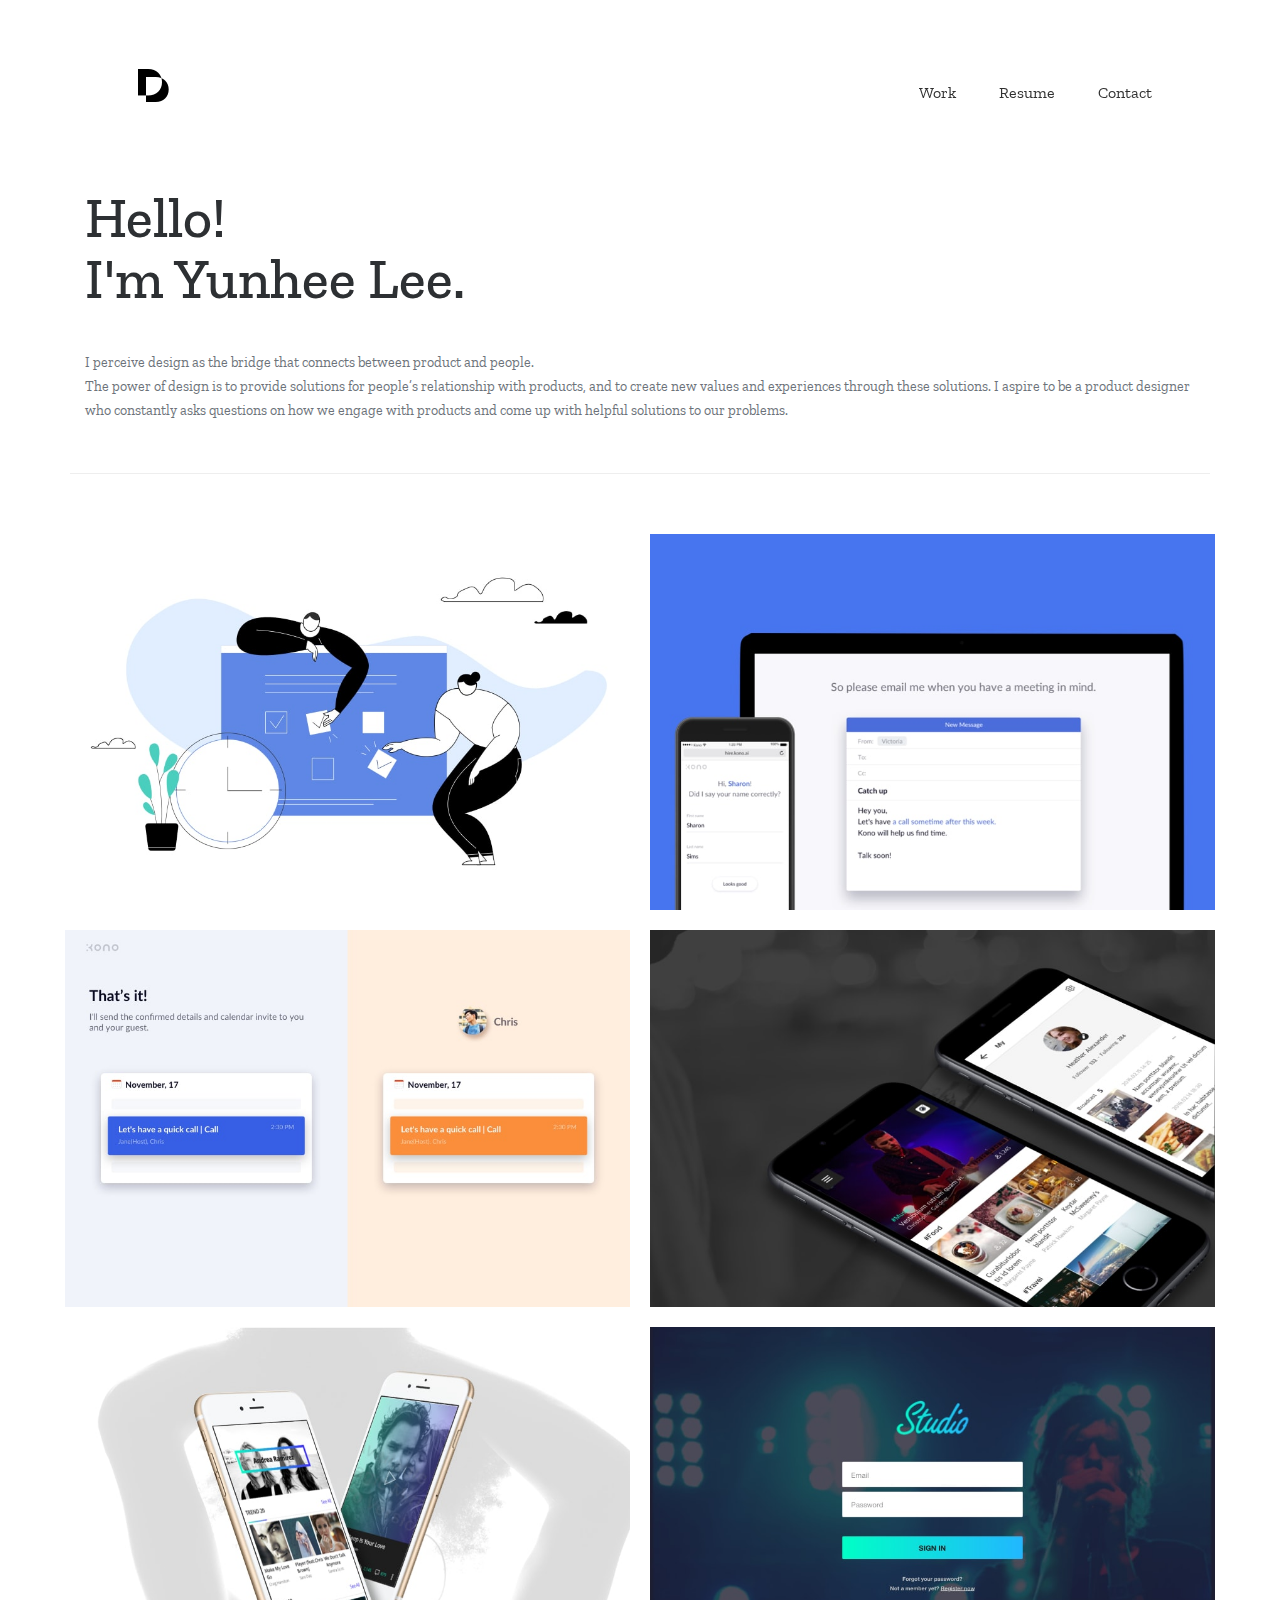
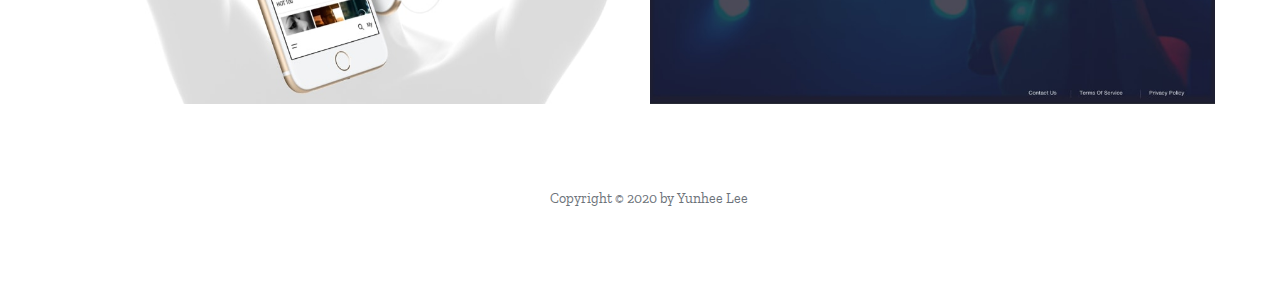
<file: index.html>
<!doctype html>
<!--[if lt IE 7]>      <html class="no-js lt-ie9 lt-ie8 lt-ie7" lang=""> <![endif]-->
<!--[if IE 7]>         <html class="no-js lt-ie9 lt-ie8" lang=""> <![endif]-->
<!--[if IE 8]>         <html class="no-js lt-ie9" lang=""> <![endif]-->
<!--[if gt IE 8]><!-->
<html class="no-js" lang="">
<!--<![endif]-->
<head>
<meta charset="utf-8">
<meta name="description" content="">
<meta name="viewport" content="width=device-width, initial-scale=1">
<meta property="og:url" content="https://www.thinkoutyun.com"/>
<meta property="og:type" content="website"/>
<meta property="og:title" content="Yunhee's Portfolio"/>
<meta property="og:description" content="I'm a product designer, Yunhee"/>
<meta property="og:image" content="https://www.thinkoutyun.com/images/img-url.png"/>

<title>Yunhee</title>
<link rel="shortcut icon" href="images/favicon.ico" type="image/x-icon">
<link rel="icon" href="images/favicon.ico" type="image/x-icon">
<link rel="stylesheet" href="css/bootstrap.min.css">
<link rel="stylesheet" href="css/flexslider.css">
<link rel="stylesheet" href="css/jquery.fancybox.css">
<link rel="stylesheet" href="css/main.css">
<link rel="stylesheet" href="css/responsive.css">
<link rel="stylesheet" href="css/animate.min.css">
<link rel="stylesheet" href="css/font-icon.css">
<link rel="stylesheet" href="https://maxcdn.bootstrapcdn.com/font-awesome/4.4.0/css/font-awesome.min.css">
</head>
<body>
<!-- header top section -->
<section class="banner" role="banner">
  <header id="header">
    <div class="header-content clearfix"> <a class="logo" href="index.html"><img src="images/logo.png" alt=""></a>
      <nav class="navigation" role="navigation">
        <ul class="primary-nav">
          <li><a href="index.html">Work</a></li>
          <li><a href="https://drive.google.com/open?id=1x0a4CHdZkVPbEgYejBvXQVODZbIPyDUF" target="_blank">Resume</a></li>
          <li><a href="mailto:thinkout.yun@gmail.com" target="_blank">Contact</a></li>
        </ul>
      </nav>
      <a href="#" class="nav-toggle">Menu<span></span></a> </div>
  </header>
</section>
<!-- header top section --> 
<!-- header content section -->
<section id="hero" class="section ">
  <div class="container">

      <div class="col-md-12 col-sm-12 hero">
        <div class="hero-content" style="margin-top: 15%;">
          <h1>Hello!<br> I'm Yunhee Lee.</h1>
        </div>
        <!-- hero --> 
      </div>
      <div class="col-md-12 col-sm-12 hero">
        <div class="hero-content2">
          <p>I perceive design as the bridge that connects  between product and people.<br>
            The power of design is to provide solutions for people’s relationship with products, and to create new values and experiences through these solutions. 
            I aspire to be a product designer who constantly asks questions on how we engage with products and come up with helpful solutions to our problems.</p>
        </div>
        <!-- hero --> 
      </div>

  </div>
</section>
<!-- header content section --> 
<!-- portfolio grid section -->
<section id="portfolio">
  <div class="container">
    <div class="row">
      <div class="col-lg-12 text-center">
        <hr class="section">
      </div>
    </div>
    <div class="row">
      <div class="col-sm-6 portfolio-item"> <a href="work/work-detail-1.html" class="portfolio-link">
        <div class="caption">
          <div class="caption-content">
            <h3>Kono Landing Renewal</h3>
            <h4>Web</h4>
          </div>
        </div>
        <img src="images/portfolio/work-1.jpg" class="img-responsive" alt=""> </a> </div>
      <div class="col-sm-6 portfolio-item"> <a href="work/work-detail-2.html" class="portfolio-link">
        <div class="caption">
          <div class="caption-content">
            <h3>Kono On-baording 3.0</h3>
            <h4>Web</h4>
          </div>
        </div>
        <img src="images/portfolio/work-2.jpg" class="img-responsive" alt=""> </a> </div>
      <div class="col-sm-6 portfolio-item"> <a href="work/work-detail-3.html" class="portfolio-link">
        <div class="caption">
          <div class="caption-content">
            <h3>Kono On-boarding 4.0</h3>
            <h4>Web, Design Workshop</h4>
          </div>
        </div>
        <img src="images/portfolio/work-3.jpg" class="img-responsive" alt=""> </a> </div>
      <div class="col-sm-6 portfolio-item"> <a href="work/work-detail-4.html" class="portfolio-link">
        <div class="caption">
          <div class="caption-content">
            <h3>Joy brick</h3>
            <h4>Mobile App Concept</h4>
          </div>
        </div>
        <img src="images/portfolio/work-4.jpg" class="img-responsive" alt=""> </a> </div>
      <div class="col-sm-6 portfolio-item"> <a href="work/work-detail-5.html" class="portfolio-link">
        <div class="caption">
          <div class="caption-content">
            <h3>Showcase</h3>
            <h4>Mobile App Concept</h4>
          </div>
        </div>
        <img src="images/portfolio/work-5.jpg" class="img-responsive" alt=""> </a> </div>
      <div class="col-sm-6 portfolio-item"> <a href="work/work-detail-6.html" class="portfolio-link">
        <div class="caption">
          <div class="caption-content">
            <h3>Studio</h3>
            <h4>Web</h4>
          </div>
        </div>
        <img src="images/portfolio/work-6.jpg" class="img-responsive" alt=""> </a> </div>
        
    </div>
  </div>
</section>
<!-- portfolio grid section --> 

<!-- footer section -->
<footer class="footer">
  <div class="container">
    <div class="col-md-12 col-sm-12 text-center">
      <p class="footer-text">Copyright © 2020 by Yunhee Lee</p>
    </div>
  </div>
</footer>
<!-- footer section --> 

<!-- JS FILES --> 
<script src="https://ajax.googleapis.com/ajax/libs/jquery/1.11.3/jquery.min.js"></script> 
<script src="js/bootstrap.min.js"></script> 
<script src="js/jquery.fancybox.pack.js"></script> 
<script src="js/retina.min.js"></script> 
<script src="js/modernizr.js"></script> 
<script src="js/main.js"></script>
</body>
</html>
</file>
<file: css/main.css>
/* ------------------------------------------------------------------------------
	Template Name: Flosix
	Author: Designstub
	Author URI: http://www.designstub.com
	License: GNU General Public License version 3.0
	License URI: http://www.gnu.org/licenses/gpl-3.0.html
	Version: 1.0

/* ------------------------------------------------------------------------------
	Typography
-------------------------------------------------------------------------------*/

@import url('https://fonts.googleapis.com/css?family=Open+Sans|Zilla+Slab&display=swap');
p {
	font-size: 14px;
	line-height: 24px;
	color: #6c7279;
}
h1 {
	font-family: 'Zilla Slab', serif;
	font-size: 60px;
	color: #2d3033;
}
h2 {
	font-size: 40px;
	color: #2d3033;
}
h3 {
	font-size: 28px;
	color: #2d3033;
	font-weight: 300;
}
h4 {
	font-size: 48px;
	color: #2d3033;
	font-weight: 400;
}
h5 {
	font-size: 14px;
	color: #2d3033;
	font-weight: 700;
}

h6 {
	font-family: 'Zilla Slab', serif;
	font-size: 16px;
	color: #323232;
	font-weight: 300;
}

h7 {
	font-size: 28px;
	color: #2d3033;
	font-weight: 700;
	letter-spacing: -1px;
	line-height: 2.5em;
}

h8 {
	font-size: 18px;
	color: #2d3033;
	font-weight: 700;
	line-height: 2.5em;
	margin-top: 1%;
}

.btn {
	background-color: #333;
	margin: 40px;
	color: #fff;
	font-size: 15px;
	font-weight: 600;
	letter-spacing: 1px;
	border-radius: 0px;
	padding: 3%;
	display: inline-block;
	text-transform: uppercase;
}
.btn:hover, .btn:focus {
	background-color: #000;
	color: #fff;
}
.btn-large {
	padding: 15px 40px;
}
/* ------------------------------------------------------------------------------
	Global Styles
-------------------------------------------------------------------------------*/
a {
	color: #e84545;
}
a:hover, a:focus {
	text-decoration: none;
	-moz-transition: background-color, color, 0.3s;
	-o-transition: background-color, color, 0.3s;
	-webkit-transition: background-color, color, 0.3s;
	transition: background-color, color, 0.3s;
}
head {
	font-family: 'Zilla Slab', serif;
	font-weight: 400;
	color: #fff;
}

body {
	font-family: 'Open Sans', sans-serif;
	font-weight: 400;
	color: #fff;
}

ul, ol {
	margin: 0;
	padding-left: 20px;
	line-height: 2em;
	font-size: 13px;
}
ul li {
	list-style: square;
}

.section {
	padding: 20px 0;
}
.no-padding {
	padding: 0;
}
.no-gutter [class*=col-] {
	padding-right: 0;
	padding-left: 0;
}
.extra-padding {
	margin: 40px 0px 40px 0px;
}
/* ------------------------------------------------------------------------------
	 Header
-------------------------------------------------------------------------------*/
#header {
	position: fixed;
	width: 100%;
	z-index: 999;
}
#header .header-content {
	margin: 0 auto;
	padding: 60px 10%;
	width: 100%;
	-moz-transition: padding 0.3s;
	-o-transition: padding 0.3s;
	-webkit-transition: padding 0.3s;
	transition: padding 0.3s;
}
#header .logo {
	float: left;
}
#header.fixed {
	background-color: rgba(255, 255, 255, 1);
}
#header.fixed .header-content {
	border-bottom: 0;
	padding: 25px 10%;
}
#header.fixed .nav-toggle {
	top: 18px;
}
.navigation.open {
	opacity: 0.9;
	visibility: visible;
	-moz-transition: opacity 0.5s;
	-o-transition: opacity 0.5s;
	-webkit-transition: opacity 0.5s;
	transition: opacity 0.5s;
}
.navigation {
	float: right;
}
.navigation li {
	display: inline-block;
}
.navigation, .navigation a {
	color: rgb(48, 48, 48);
	font-size: 16px;
	margin-left: 40px;
	margin-top: 20px;
	font-family: 'Zilla Slab', serif;
}
.navigation a:hover, .navigation a.active {
	color: #000;
	text-decoration: underline;
}
.nav-toggle {
	display: none;
	height: 44px;
	overflow: hidden;
	position: fixed;
	right: 5%;
	text-indent: 100%;
	top: 32px;
	white-space: nowrap;
	width: 44px;
	z-index: 99999;
	-moz-transition: all 0.3s;
	-o-transition: all 0.3s;
	-webkit-transition: all 0.3s;
	transition: all 0.3s;
}
.nav-toggle:before, .nav-toggle:after {
	border-radius: 50%;
	content: "";
	height: 100%;
	left: 0;
	position: absolute;
	top: 0;
	width: 100%;
	-moz-transform: translateZ(0);
	-ms-transform: translateZ(0);
	-webkit-transform: translateZ(0);
	transform: translateZ(0);
	-moz-backface-visibility: hidden;
	-webkit-backface-visibility: hidden;
	backface-visibility: hidden;
	-moz-transition-property: -moz-transform;
	-o-transition-property: -o-transform;
	-webkit-transition-property: -webkit-transform;
	transition-property: transform;
}
.nav-toggle:before {
	background-color: #333;
	-moz-transform: scale(1);
	-ms-transform: scale(1);
	-webkit-transform: scale(1);
	transform: scale(1);
	-moz-transition-duration: 0.3s;
	-o-transition-duration: 0.3s;
	-webkit-transition-duration: 0.3s;
	transition-duration: 0.3s;
}
.nav-toggle:after {
	background-color: #000;
	-moz-transform: scale(0);
	-ms-transform: scale(0);
	-webkit-transform: scale(0);
	transform: scale(0);
	-moz-transition-duration: 0s;
	-o-transition-duration: 0s;
	-webkit-transition-duration: 0s;
	transition-duration: 0s;
}
.nav-toggle span {
	background-color: #fff;
	bottom: auto;
	display: inline-block;
	height: 3px;
	left: 50%;
	position: absolute;
	right: auto;
	top: 50%;
	width: 18px;
	z-index: 10;
	-moz-transform: translateX(-50%) translateY(-50%);
	-ms-transform: translateX(-50%) translateY(-50%);
	-webkit-transform: translateX(-50%) translateY(-50%);
	transform: translateX(-50%) translateY(-50%);
}
.nav-toggle span:before, .nav-toggle span:after {
	background-color: #fff;
	content: "";
	height: 100%;
	position: absolute;
	right: 0;
	top: 0;
	width: 100%;
	-moz-transform: translateZ(0);
	-ms-transform: translateZ(0);
	-webkit-transform: translateZ(0);
	transform: translateZ(0);
	-moz-backface-visibility: hidden;
	-webkit-backface-visibility: hidden;
	backface-visibility: hidden;
	-moz-transition: -moz-transform 0.3s;
	-o-transition: -o-transform 0.3s;
	-webkit-transition: -webkit-transform 0.3s;
	transition: transform 0.3s;
}
.nav-toggle span:before {
	-moz-transform: translateY(-6px) rotate(0deg);
	-ms-transform: translateY(-6px) rotate(0deg);
	-webkit-transform: translateY(-6px) rotate(0deg);
	transform: translateY(-6px) rotate(0deg);
}
.nav-toggle span:after {
	-moz-transform: translateY(6px) rotate(0deg);
	-ms-transform: translateY(6px) rotate(0deg);
	-webkit-transform: translateY(6px) rotate(0deg);
	transform: translateY(6px) rotate(0deg);
}
.nav-toggle.close-nav:before {
	-moz-transform: scale(0);
	-ms-transform: scale(0);
	-webkit-transform: scale(0);
	transform: scale(0);
}
.nav-toggle.close-nav:after {
	-moz-transform: scale(1);
	-ms-transform: scale(1);
	-webkit-transform: scale(1);
	transform: scale(1);
}
.nav-toggle.close-nav span {
	background-color: rgba(255, 255, 255, 0);
}
.nav-toggle.close-nav span:before, .nav-toggle.close-nav span:after {
	background-color: #fff;
}
.nav-toggle.close-nav span:before {
	-moz-transform: translateY(0) rotate(45deg);
	-ms-transform: translateY(0) rotate(45deg);
	-webkit-transform: translateY(0) rotate(45deg);
	transform: translateY(0) rotate(45deg);
}
.nav-toggle.close-nav span:after {
	-moz-transform: translateY(0) rotate(-45deg);
	-ms-transform: translateY(0) rotate(-45deg);
	-webkit-transform: translateY(0) rotate(-45deg);
	transform: translateY(0) rotate(-45deg);
}
/* ------------------------------------------------------------------------------
	 Hero content
-------------------------------------------------------------------------------*/
.hero {
	margin-top: 0%;
}
.hero-content {
	font-family: 'Zilla Slab', serif;
	margin-top: 7%;
}
.hero-content2 {
	font-family: 'Zilla Slab', serif;
	margin-top: 1%;
}
.hero h1 {
	font-size: 56px;
}
.hero h4 {
	font-weight: 400;
}
.hero p {
	padding-top: 20px;
}

.hero-img {
	margin-top:15%;
	width: 100%;
	height: 420px;
	background-repeat: no-repeat;
	background-position: 50% 50%;
	background-size: cover;
}


/* ------------------------------------------------------------------------------
	 Portfolio
-------------------------------------------------------------------------------*/
#portfolio .portfolio-item {
	right: 0;
	margin: 0 0 20px;
	padding: 0 10px;
}
#portfolio .portfolio-item .portfolio-link {
	display: block;
	position: relative;
	margin: 0 auto;
}
#portfolio .portfolio-item .portfolio-link .caption {
	position: absolute;
	width: 100%;
	height: 100%;
	opacity: 0;
	background: rgba(58,54,54,.9);
	-webkit-transition: all ease .5s;
	-moz-transition: all ease .5s;
	transition: all ease .5s;
}
#portfolio .portfolio-item .portfolio-link .caption:hover {
	opacity: 1;
}
#portfolio .portfolio-item .portfolio-link .caption .caption-content {
	position: absolute;
	top: 50%;
	width: 100%;
	height: 20px;
	margin-top: -12px;
	text-align: center;
	font-size: 20px;
	color: #fff;
}
#portfolio .portfolio-item .portfolio-link .caption .caption-content i {
	margin-top: -12px;
}
#portfolio .portfolio-item .portfolio-link .caption .caption-content h3 {
	margin: 0;
	color: #e9eaed;
	font-size: 17px;
	letter-spacing: 4px;
	text-transform: uppercase;
}
#portfolio .portfolio-item .portfolio-link .caption .caption-content h4 {
	margin: 10px 0;
	color: #e9eaed;
	font-size: 12px;
	letter-spacing: 2px;
	text-transform: uppercase;
}
#portfolio * {
	z-index: 2;
}
/* ------------------------------------------------------------------------------
	 Service
-------------------------------------------------------------------------------*/
.service {
	margin-bottom: 50px;
}
.service h4 {
	font-size: 19px;
	color: #000;
	font-weight: 400;
	text-transform: uppercase;
}
.service-content {
	margin-top: 30px;
}
.service .icon {
	color: #a1a4a8;
	font-size: 48px;
}
.service-content h5 {
	text-transform: uppercase;
	font-weight: 400;
	color: #000;
}
/* ------------------------------------------------------------------------------
	 Footer
-------------------------------------------------------------------------------*/
.footer {
	text-align: center;
	background-color: transparent;
	padding: 5%;
}

.footer-text {
	font-family: 'Zilla Slab', serif;
	font-size: 14px;
	line-height: 22.4px;
	color: #6c7279;
}


.footer h4 {
	color: #fff;
	margin: 0 0 15px 0;
	padding: 0px;
}

.footer a {
	color: #fff;
}
.footer a:hover {
	text-decoration: underline;
}
.footer .fa-heart {
	color: #e84545;
	font-size: 11px;
	margin: 0 2px;
}
/* ------------------------------------------------------------------------------
	 Work Details
-------------------------------------------------------------------------------*/
.work-detail img {
	width: 100%;
	text-align: center;
	margin: 3% 0 10% 0;
}


.work-detail a
{
	color:#000;
}

#work-side {
	width: 40%;
	float: left;
	margin-top: 10%;
}

#work-img {
	width: 60%;
	padding: 20px;
	float: right;
}
</file>
<file: css/responsive.css>
@media screen and (max-width: 1024px) {
#header .header-content {
	width: 90%;
}
#header .header-content {
	padding: 30px 0%;
}
#header.fixed .header-content {
    border-bottom: 0 none;
    padding: 25px 0;
}
.nav-toggle {
	display: block;
}
.navigation {
	position: fixed;
	background-color: #fff;
	width: 100%;
	height: 100%;
	top: 0;
	left: 0;
	z-index: 99999;
	visibility: hidden;
	opacity: 0;
	-webkit-transition: opacity 0.5s, visibility 0s 0.5s;
	transition: opacity 0.5s, visibility 0s 0.5s;
}
.navigation .primary-nav {
	position: relative;
	top: 45%;
	-moz-transform: translateY(-45%);
	-ms-transform: translateY(-45%);
	-webkit-transform: translateY(-45%);
	transform: translateY(-45%);
}
.navigation li {
	display: block;
	font-size: 25px;
		text-align: center;
	margin-bottom: 20px;
}
.navigation a {
	display: block;
	font-size: 25px;
	margin: 0;
	margin-left: 0px;
	text-align: center;
}
.flex-control-nav {
	bottom: 20px;
}
}
@media screen and (max-width: 768px) {
#header .header-content {
	padding: 30px 0%;
}
.navigation, .navigation a {
	margin-left: 0px;
}
.flexslider {
	padding-bottom: 80px;
}
.flex-control-nav {
	width: 100%;
}
.footer .footer-col {
	margin-bottom: 50px;
}
.hero {
	margin-top: 0px;
}
.hero-content h1 {
	margin-top: 20%;
	font-size: 48px;
}
.hero-content p {
	margin-top: 0px;

}
.hero-content h4 {
	margin-top: 25%;

}
.service {
    margin: 50px 0 50px 0;
}
.btn
{
margin-top:40%;	
}
}
@media screen and (max-width: 640px) {
#header .header-content {
	padding: 30px 0%;
}
.navigation, .navigation a {
	margin-left: 0px;
}
.hero {
	margin-top: 0px;
}
.hero-content h1 {
	margin-top: 25%;
	font-size: 24px;
}
.hero-content h4 {
	margin-top: 25%;

}
.service {
    margin: 50px 0 50px 0;
}
.btn
{
margin-top:10%;	
}
}
@media screen and (max-width: 480px) {
#header .header-content {
	padding: 30px 0%;
}
.navigation, .navigation a {
	margin-left: 0px;
}
.hero {
	margin-top: 0px;
}
.hero-content h1 {
	margin-top: 25%;
	font-size: 24px;
}
.hero-content h4 {
	margin-top: 25%;

}
.hero-content p {
    margin-top: 0px;
}

.extra-padding {
    margin: 50px 0px;
}
.service {
    margin: 50px 0 50px 0;
}
}
@media screen and (max-width: 320px) {
#header .header-content {
	padding: 30px 2%;
}
.navigation, .navigation a {
	margin-left: 0px;
}
.hero {
	margin-top: 0px;
}
.hero-content h1 {
	margin-top: 25%;
	font-size: 24px;
}
.hero-content h4 {
	margin-top: 25%;

}
.hero-content p {
    margin-top: 0px;
}
.service {
    margin: 50px 0 50px 0;
}
.extra-padding {
    margin: 50px 0px;
}
}
</file>
<file: css/font-icon.css>
/* ==========================================================================
	Font Icon (http://www.elegantthemes.com/blog/freebie-of-the-week/free-line-style-icons)
========================================================================== */
@font-face {
  font-family: "elegant-theme-line";
  src: url('../fonts/elegant-theme-line.ttf?1439850014') format('truetype'), url('../fonts/elegant-theme-line.eot?1439850014') format('embedded-opentype'), url('../fonts/elegant-theme-line.svg?1439850014') format('svg'), url('../fonts/elegant-theme-line.woff?1439850014') format('woff'); }
.icon {
  font-family: 'elegant-theme-line';
  speak: none;
  font-style: normal;
  font-weight: normal;
  font-variant: normal;
  text-transform: none;
  line-height: 1;
  /* Better Font Rendering =========== */
  -webkit-font-smoothing: antialiased;
  -moz-osx-font-smoothing: grayscale; }

.icon-mobile:before {
  content: "\e000"; }

.icon-laptop:before {
  content: "\e001"; }

.icon-desktop:before {
  content: "\e002"; }

.icon-tablet:before {
  content: "\e003"; }

.icon-phone:before {
  content: "\e004"; }

.icon-document:before {
  content: "\e005"; }

.icon-documents:before {
  content: "\e006"; }

.icon-search:before {
  content: "\e007"; }

.icon-clipboard:before {
  content: "\e008"; }

.icon-newspaper:before {
  content: "\e009"; }

.icon-notebook:before {
  content: "\e00a"; }

.icon-book-open:before {
  content: "\e00b"; }

.icon-browser:before {
  content: "\e00c"; }

.icon-calendar:before {
  content: "\e00d"; }

.icon-presentation:before {
  content: "\e00e"; }

.icon-picture:before {
  content: "\e00f"; }

.icon-pictures:before {
  content: "\e010"; }

.icon-video:before {
  content: "\e011"; }

.icon-camera:before {
  content: "\e012"; }

.icon-printer:before {
  content: "\e013"; }

.icon-toolbox:before {
  content: "\e014"; }

.icon-briefcase:before {
  content: "\e015"; }

.icon-wallet:before {
  content: "\e016"; }

.icon-gift:before {
  content: "\e017"; }

.icon-bargraph:before {
  content: "\e018"; }

.icon-grid:before {
  content: "\e019"; }

.icon-expand:before {
  content: "\e01a"; }

.icon-focus:before {
  content: "\e01b"; }

.icon-edit:before {
  content: "\e01c"; }

.icon-adjustments:before {
  content: "\e01d"; }

.icon-ribbon:before {
  content: "\e01e"; }

.icon-hourglass:before {
  content: "\e01f"; }

.icon-lock:before {
  content: "\e020"; }

.icon-megaphone:before {
  content: "\e021"; }

.icon-shield:before {
  content: "\e022"; }

.icon-trophy:before {
  content: "\e023"; }

.icon-flag:before {
  content: "\e024"; }

.icon-map:before {
  content: "\e025"; }

.icon-puzzle:before {
  content: "\e026"; }

.icon-basket:before {
  content: "\e027"; }

.icon-envelope:before {
  content: "\e028"; }

.icon-streetsign:before {
  content: "\e029"; }

.icon-telescope:before {
  content: "\e02a"; }

.icon-gears:before {
  content: "\e02b"; }

.icon-key:before {
  content: "\e02c"; }

.icon-paperclip:before {
  content: "\e02d"; }

.icon-attachment:before {
  content: "\e02e"; }

.icon-pricetags:before {
  content: "\e02f"; }

.icon-lightbulb:before {
  content: "\e030"; }

.icon-layers:before {
  content: "\e031"; }

.icon-pencil:before {
  content: "\e032"; }

.icon-tools:before {
  content: "\e033"; }

.icon-tools-2:before {
  content: "\e034"; }

.icon-scissors:before {
  content: "\e035"; }

.icon-paintbrush:before {
  content: "\e036"; }

.icon-magnifying-glass:before {
  content: "\e037"; }

.icon-circle-compass:before {
  content: "\e038"; }

.icon-linegraph:before {
  content: "\e039"; }

.icon-mic:before {
  content: "\e03a"; }

.icon-strategy:before {
  content: "\e03b"; }

.icon-beaker:before {
  content: "\e03c"; }

.icon-caution:before {
  content: "\e03d"; }

.icon-recycle:before {
  content: "\e03e"; }

.icon-anchor:before {
  content: "\e03f"; }

.icon-profile-male:before {
  content: "\e040"; }


.icon-profile-female:before {
  content: "\e041"; }

.icon-bike:before {
  content: "\e042"; }

.icon-wine:before {
  content: "\e043"; }

.icon-hotairballoon:before {
  content: "\e044"; }

.icon-globe:before {
  content: "\e045"; }

.icon-genius:before {
  content: "\e046"; }

.icon-map-pin:before {
  content: "\e047"; }

.icon-dial:before {
  content: "\e048"; }

.icon-chat:before {
  content: "\e049"; }

.icon-heart:before {
  content: "\e04a"; }

.icon-cloud:before {
  content: "\e04b"; }

.icon-upload:before {
  content: "\e04c"; }

.icon-download:before {
  content: "\e04d"; }

.icon-target:before {
  content: "\e04e"; }

.icon-hazardous:before {
  content: "\e04f"; }

.icon-piechart:before {
  content: "\e050"; }

.icon-speedometer:before {
  content: "\e051"; }

.icon-global:before {
  content: "\e052"; }

.icon-compass:before {
  content: "\e053"; }

.icon-lifesaver:before {
  content: "\e054"; }

.icon-clock:before {
  content: "\e055"; }

.icon-aperture:before {
  content: "\e056"; }

.icon-quote:before {
  content: "\e057"; }

.icon-scope:before {
  content: "\e058"; }

.icon-alarmclock:before {
  content: "\e059"; }

.icon-refresh:before {
  content: "\e05a"; }

.icon-happy:before {
  content: "\e05b"; }

.icon-sad:before {
  content: "\e05c"; }

.icon-facebook:before {
  content: "\e05d"; }

.icon-twitter:before {
  content: "\e05e"; }

.icon-googleplus:before {
  content: "\e05f"; }

.icon-rss:before {
  content: "\e060"; }

.icon-tumblr:before {
  content: "\e061"; }

.icon-linkedin:before {
  content: "\e062"; }

.icon-dribbble:before {
  content: "\e063"; }
</file>
